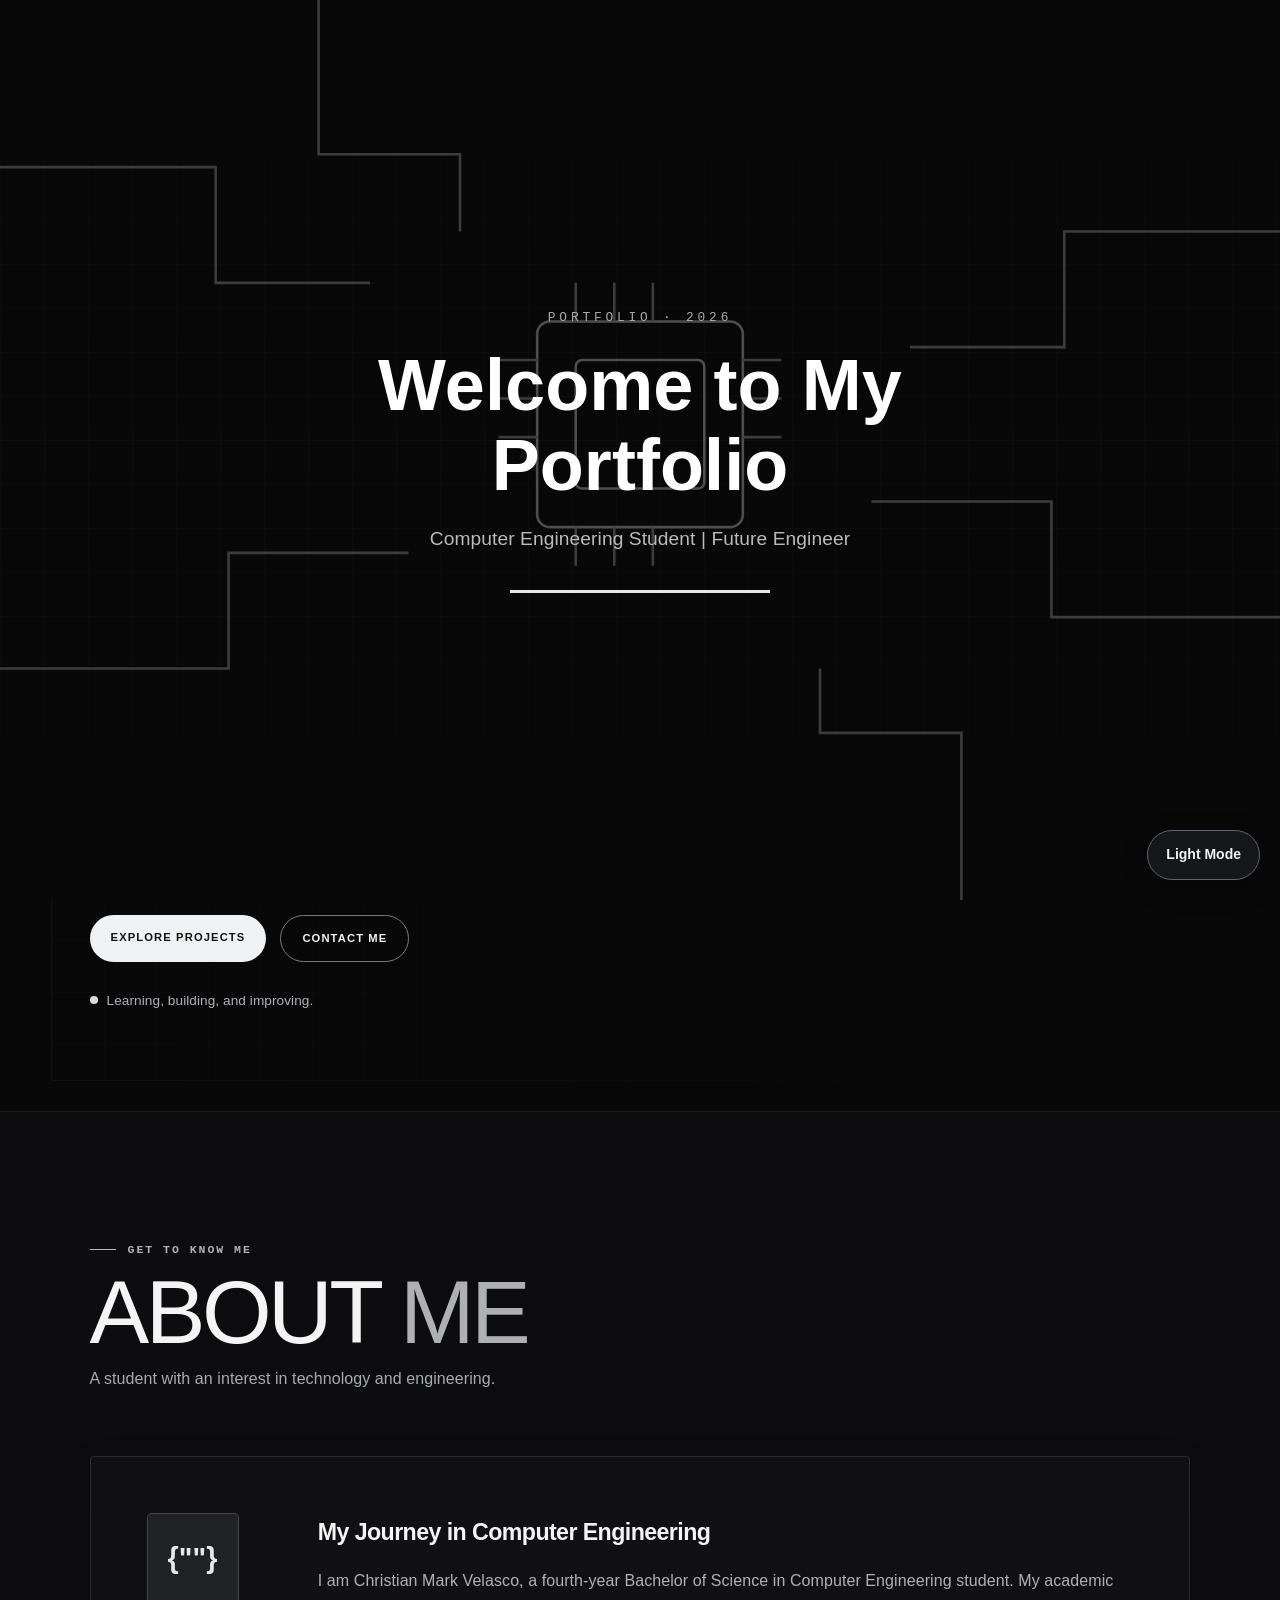
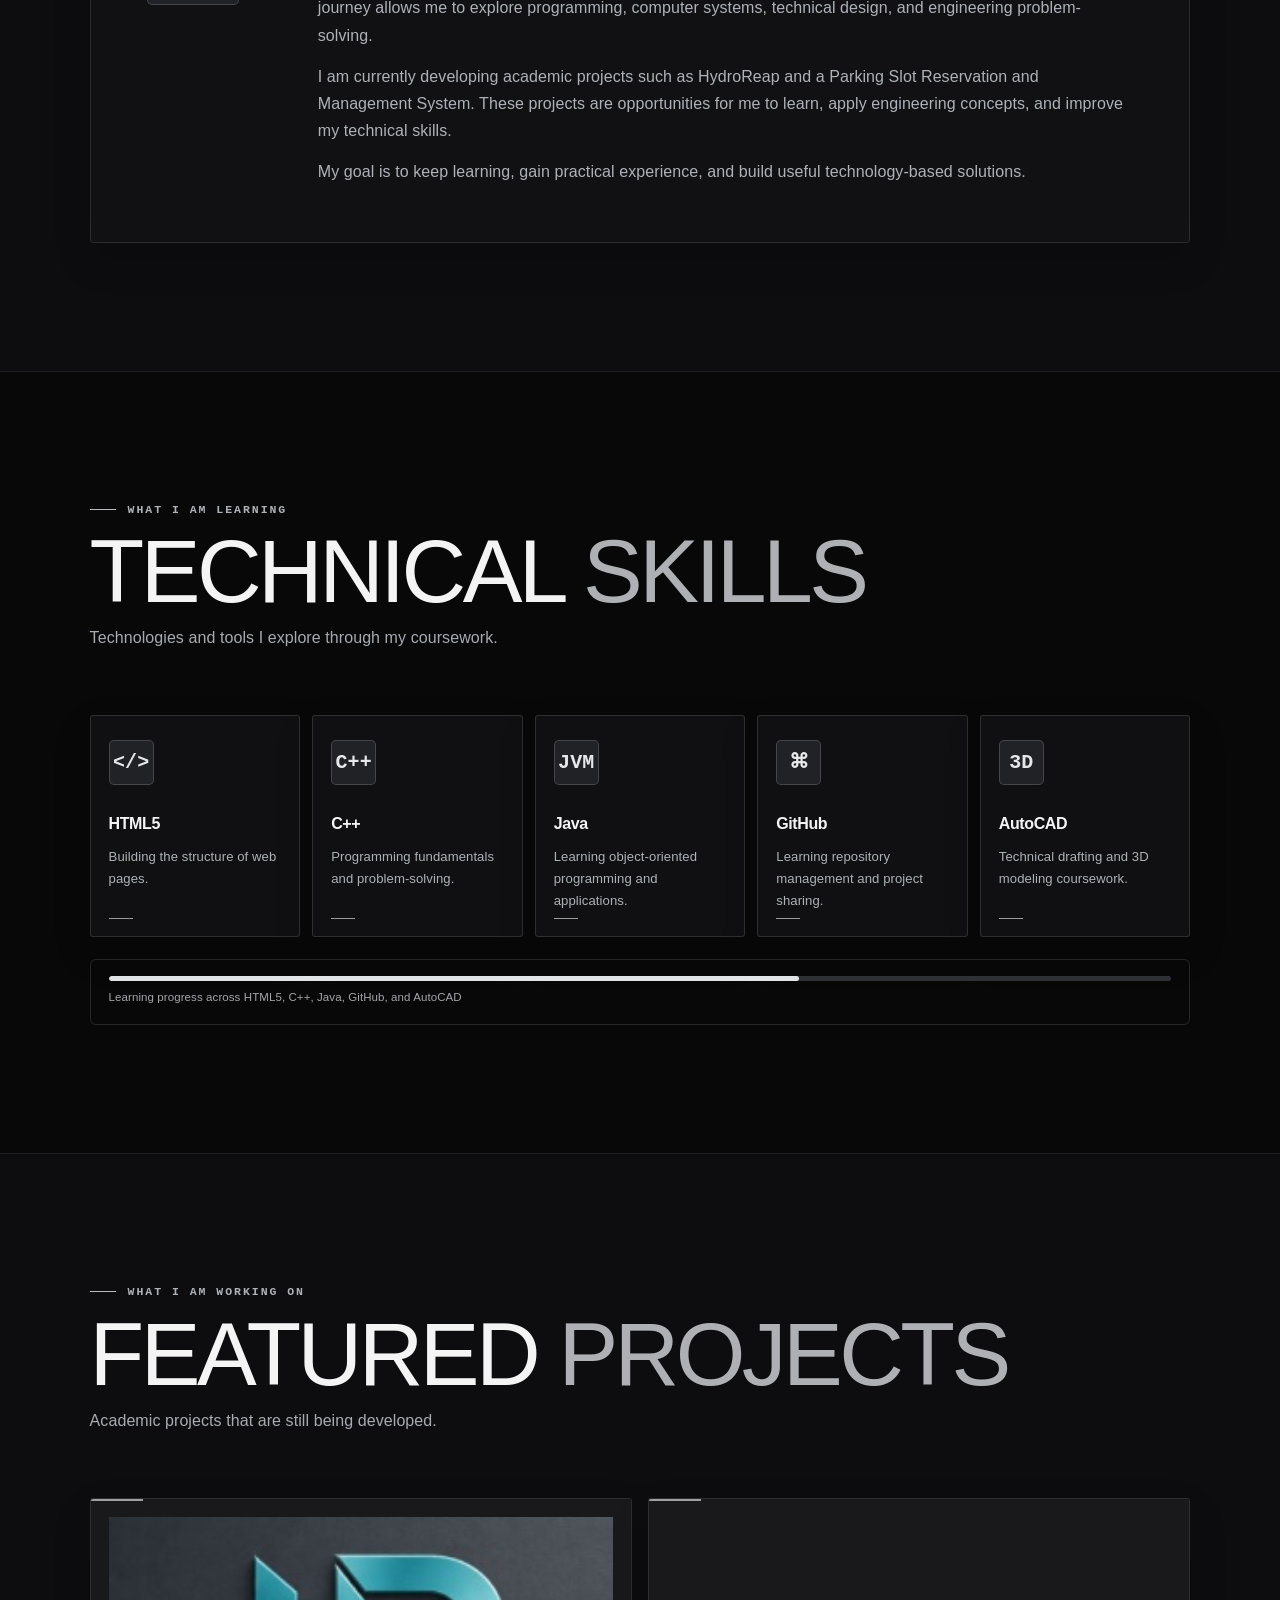
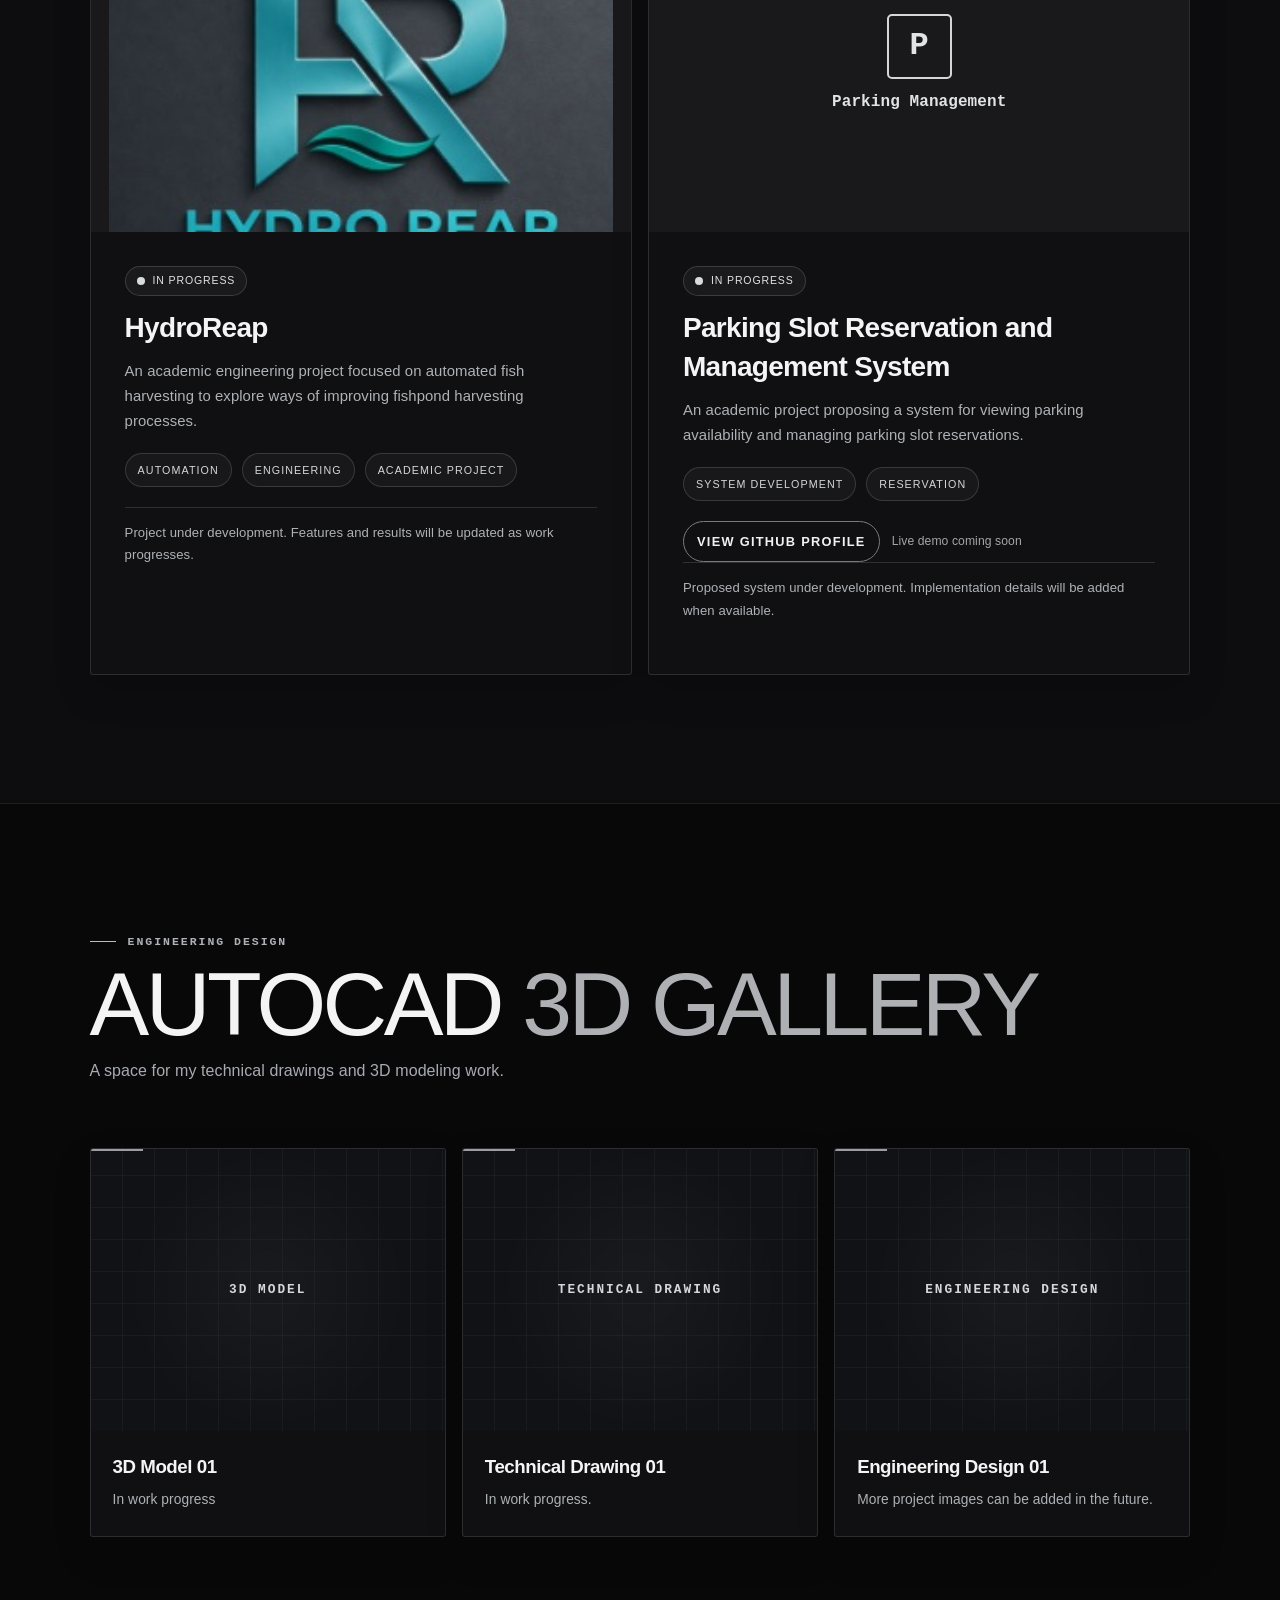
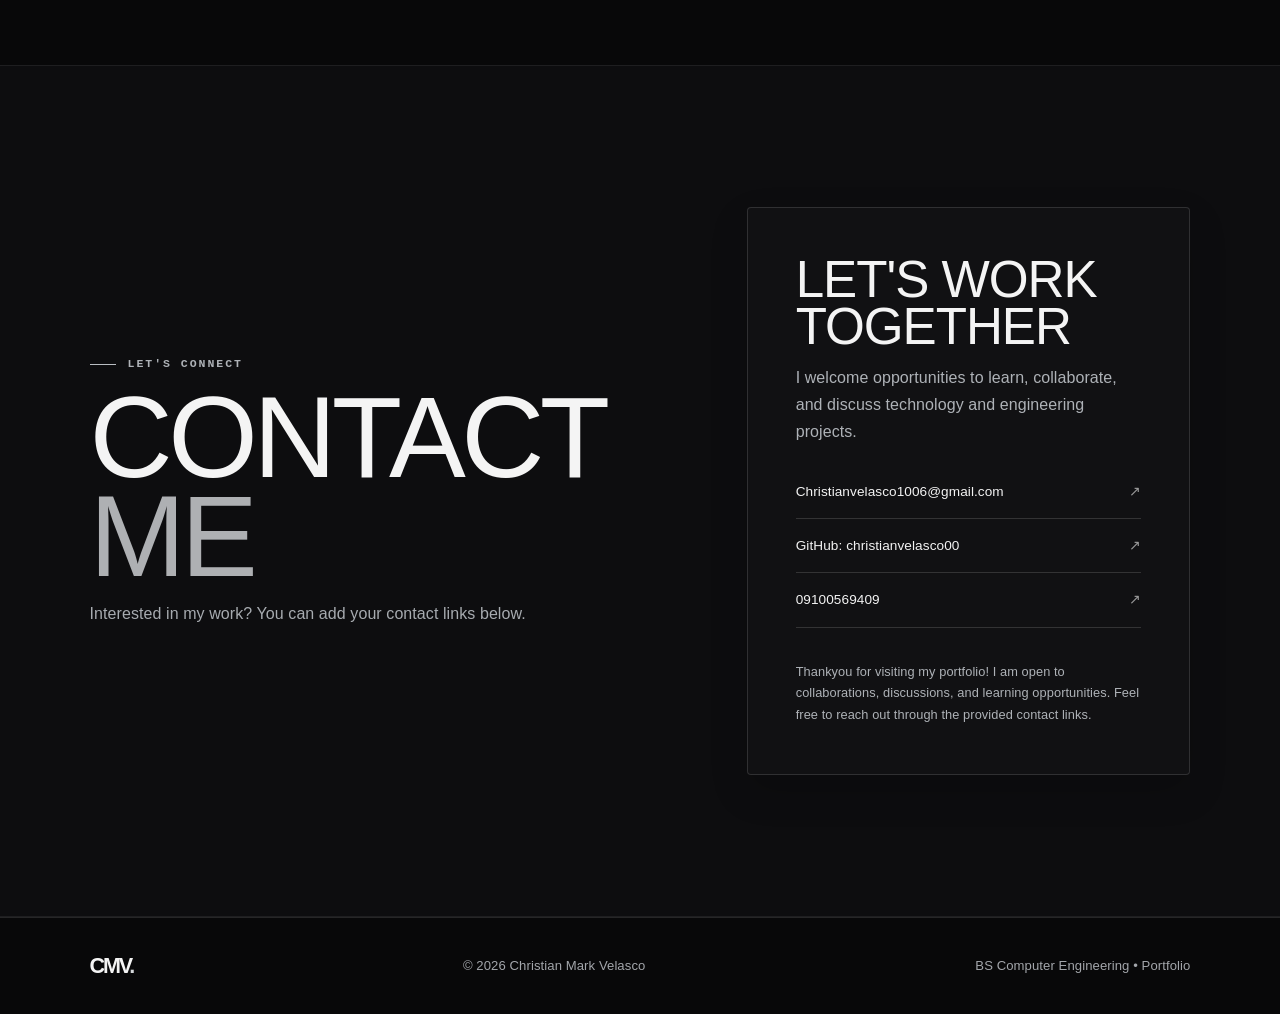
<file: index.html>
<!DOCTYPE html>
<html lang="en">
<head>
    <meta charset="UTF-8">
    <meta name="viewport" content="width=device-width, initial-scale=1.0">

    <meta name="description" content="Christian Mark Velasco - BS Computer Engineering Student Portfolio">
    <title>Christian Mark Velasco | Portfolio</title>

    <link rel="stylesheet" href="style.css">
    <script src="script.js" defer></script>
</head>
<body>
<button
  id="back-to-top"
  class="back-to-top"
  type="button"
  aria-label="Back to top"
  title="Back to top"
>
  ↑
</button>
    <div class="scroll-progress-track" aria-hidden="true">
  <div id="scroll-progress"></div>
</div>
    
<!-- Welcome / Loading Screen -->
<div id="welcome-screen" class="welcome-screen" aria-label="Welcome to my portfolio">
  <div class="welcome-grid"></div>

  <svg class="welcome-circuit" viewBox="0 0 1000 700"
       preserveAspectRatio="xMidYMid slice" aria-hidden="true">
    <path d="M0 130 H170 V220 H290 M1000 180 H830 V270 H710"/>
    <path d="M0 520 H180 V430 H320 M1000 480 H820 V390 H680"/>
    <path d="M250 0 V120 H360 V180 M750 700 V570 H640 V520"/>
    <rect x="420" y="250" width="160" height="160" rx="10"/>
    <rect x="450" y="280" width="100" height="100" rx="5"/>
    <path d="M390 280 H420 M390 310 H420 M390 340 H420
             M580 280 H610 M580 310 H610 M580 340 H610
             M450 220 V250 M480 220 V250 M510 220 V250
             M450 410 V440 M480 410 V440 M510 410 V440"/>
  </svg>

  <div class="welcome-content">
    <p class="welcome-kicker">PORTFOLIO · 2026</p>
    <h1>Welcome to My Portfolio</h1>
    <p class="welcome-subtitle">
      Computer Engineering Student | Future Engineer
    </p>
    <div class="welcome-loader"><span></span></div>
  </div>
</div>


    <header class="header">
        <a href="#home" class="logo">CMV<span>.</span></a>

        <button class="menu-toggle" id="menu-toggle"
                aria-label="Open navigation menu"
                aria-expanded="false">
            ☰
        </button>

        <nav class="navbar" id="navbar">
            <a href="#home" class="nav-link active">Home</a>
            <a href="#about" class="nav-link">About</a>
            <a href="#skills" class="nav-link">Skills</a>
            <a href="#projects" class="nav-link">Projects</a>
            <a href="#autocad" class="nav-link">AutoCAD 3D</a>
            <a href="#contact" class="nav-link">Contact</a>
        </nav>

    </header>

    <main>
        <!-- HOME -->
        <section class="hero section" id="home">
            <div class="hero-content">
                <p class="eyebrow">WELCOME TO MY PORTFOLIO</p>

                <h1>Hi, I'm <span>Christian Mark Velasco</span></h1>

                <h2>
  <span id="typing-text">Computer Engineering Student</span>
  <span class="typing-cursor" aria-hidden="true">|</span>
</h2>

                <p class="hero-description">
                    A fourth-year BS Computer Engineering student interested
                    in programming, engineering design, and technology-based
                    solutions. I am continuously learning and developing
                    projects through my academic journey.
                </p>

                <div class="hero-tags">
                    <span>BSCoE</span>
                    <span>4th Year</span>
                    <span>Future Engineer</span>
                </div>

                <div class="hero-buttons">
                    <a href="#projects" class="btn btn-primary">Explore Projects</a>
                    <a href="#contact" class="btn btn-outline">Contact Me</a>
                </div>

                <p class="availability">
                    <span class="status-dot"></span>
                    Learning, building, and improving.
                </p>
            </div>

            <div class="hero-image-wrapper">
                <div class="image-glow"></div>


                <img
                    src="Picture hydro and me/christian-profile.jfif.jfif"
                    alt="Christian Mark Velasco"
                    class="profile-image"
                >

                <div class="image-caption">
                    <span class="caption-icon">⌘</span>
                    <div>
                        <strong>Christian Mark Velasco</strong>
                        <p>Computer Engineering • BSCoE</p>
                    </div>
                </div>
            </div>
        </section>

        <!-- ABOUT -->
        <section class="section section-alt" id="about">
            <div class="section-heading">
                <p class="eyebrow">GET TO KNOW ME</p>
                <h2>About <span>Me</span></h2>
                <p>A student with an interest in technology and engineering.</p>
            </div>

            <div class="about-card">
                <div class="about-symbol">{"</>"}</div>

                <div>
                    <h3>My Journey in Computer Engineering</h3>

                    <p>
                        I am Christian Mark Velasco, a fourth-year Bachelor
                        of Science in Computer Engineering student. My
                        academic journey allows me to explore programming,
                        computer systems, technical design, and engineering
                        problem-solving.
                    </p>

                    <p>
                        I am currently developing academic projects such as
                        HydroReap and a Parking Slot Reservation and
                        Management System. These projects are opportunities
                        for me to learn, apply engineering concepts, and
                        improve my technical skills.
                    </p>

                    <p>
                        My goal is to keep learning, gain practical experience,
                        and build useful technology-based solutions.
                    </p>
                </div>
            </div>
        </section>

        <!-- SKILLS -->
        <section class="section" id="skills">
            <div class="section-heading">
                <p class="eyebrow">WHAT I AM LEARNING</p>
                <h2>Technical <span>Skills</span></h2>
                <p>Technologies and tools I explore through my coursework.</p>
            </div>

            <div class="skills-grid">
                <article class="skill-card">
                    <div class="skill-icon">&lt;/&gt;</div>
                    <h3>HTML5</h3>
                    <p>Building the structure of web pages.</p>
                </article>

                <article class="skill-card">
                    <div class="skill-icon">C++</div>
                    <h3>C++</h3>
                    <p>Programming fundamentals and problem-solving.</p>
                </article>

                <article class="skill-card">
                    <div class="skill-icon">JVM</div>
                    <h3>Java</h3>
                    <p>Learning object-oriented programming and applications.</p>
                </article>

                <article class="skill-card">
                    <div class="skill-icon">⌘</div>
                    <h3>GitHub</h3>
                    <p>Learning repository management and project sharing.</p>
                </article>

                <article class="skill-card">
                    <div class="skill-icon">3D</div>
                    <h3>AutoCAD</h3>
                    <p>Technical drafting and 3D modeling coursework.</p>
                </article>
            </div>
            <div class="skill-meter">
                <div class="skill-meter-track">
                    <span style="--skill-level: 65%"></span>
                </div>
                <small>Learning progress across HTML5, C++, Java, GitHub, and AutoCAD</small>
            </div>
        </section>

        <!-- PROJECTS -->
        <section class="section section-alt" id="projects">
            <div class="section-heading">
                <p class="eyebrow">WHAT I AM WORKING ON</p>
                <h2>Featured <span>Projects</span></h2>
                <p>Academic projects that are still being developed.</p>
            </div>

            <div class="projects-grid">

                <article class="project-card">
                    <div class="project-image project-image-dark">
                        <img
                            src="Picture hydro and me/hydroreap-logo.jfif.jfif"
                            alt="HydroReap project logo"
                            class="project-logo"
                        >
                    
                    </div>

                    <div class="project-content">
                        <span class="project-status">
                            <span class="status-dot"></span>
                            In Progress
                        </span>

                        <h3>HydroReap</h3>

                        <p>
                            An academic engineering project focused on
                            automated fish harvesting to explore ways of
                            improving fishpond harvesting processes.
                        </p>

                        <div class="project-tags">
                            <span>Automation</span>
                            <span>Engineering</span>
                            <span>Academic Project</span>
                        </div>

                        <p class="project-note">
                            Project under development. Features and results
                            will be updated as work progresses.
                        </p>
                    </div>
                </article>

                <article class="project-card">
                    <div class="project-image parking-placeholder">
                        <div class="placeholder-content">
                            <span class="placeholder-icon">P</span>
                            <span>Parking Management</span>
                        </div>
                    </div>

                    <div class="project-content">
                        <span class="project-status">
                            <span class="status-dot"></span>
                            In Progress
                        </span>

                        <h3>Parking Slot Reservation and Management System</h3>

                        <p>
                            An academic project proposing a system for
                            viewing parking availability and managing
                            parking slot reservations.
                        </p>

                        <div class="project-tags">
                            <span>System Development</span>
                            <span>Reservation</span>
                        </div>

                        <div class="project-actions">
                            <a
                                class="btn btn-outline"
                                href="https://github.com/christianvelasco00"
                                target="_blank"
                                rel="noopener noreferrer"
                            >View GitHub Profile</a>
                            <span class="demo-pending">Live demo coming soon</span>
                        </div>

                        <p class="project-note">
                            Proposed system under development. Implementation
                            details will be added when available.
                        </p>
                    </div>
                </article>

            </div>
        </section>

        <!-- AUTOCAD GALLERY -->
        <section class="section" id="autocad">
            <div class="section-heading">
                <p class="eyebrow">ENGINEERING DESIGN</p>
                <h2>AutoCAD <span>3D Gallery</span></h2>
                <p>A space for my technical drawings and 3D modeling work.</p>
            </div>

            <div class="gallery-grid">
                <article class="gallery-card">
                    <div class="gallery-placeholder">
                        <span>3D MODEL</span>
                    </div>
                    <div class="gallery-info">
                        <h3>3D Model 01</h3>
                        <p>In work progress</p>
                    </div>
                </article>

                <article class="gallery-card">
                    <div class="gallery-placeholder">
                        <span>TECHNICAL DRAWING</span>
                    </div>
                    <div class="gallery-info">
                        <h3>Technical Drawing 01</h3>
                        <p>In work progress.</p>
                    </div>
                </article>

                <article class="gallery-card">
                    <div class="gallery-placeholder">
                        <span>ENGINEERING DESIGN</span>
                    </div>
                    <div class="gallery-info">
                        <h3>Engineering Design 01</h3>
                        <p>More project images can be added in the future.</p>
                    </div>
                </article>
            </div>
        </section>

        <!-- CONTACT -->
        <section class="section section-alt" id="contact">
            <div class="section-heading">
                <p class="eyebrow">LET'S CONNECT</p>
                <h2>Contact <span>Me</span></h2>
                <p>Interested in my work? You can add your contact links below.</p>
            </div>

            <div class="contact-card">
                <div class="contact-symbol">@</div>
                <h3>Let's Work Together</h3>
                <p>
                    I welcome opportunities to learn, collaborate, and
                    discuss technology and engineering projects.
                </p>

                <!-- Replace these placeholders with your actual details. -->
                <a class="contact-link" href="mailto:Christianvelasco1006@gmail.com">
                    Christianvelasco1006@gmail.com
                </a>

                <a
                    class="contact-link"
                    href="https://github.com/christianvelasco00/christianvelasco.github.io"
                    target="_blank"
                    rel="noopener noreferrer"
                >
                    GitHub: christianvelasco00
                </a>

                <a class="contact-link" href="tel:+639100569409">
                    09100569409
                </a>

                <p class="contact-note">
                   Thankyou for visiting my portfolio! I am open to collaborations, discussions, and learning opportunities. Feel free to reach out through the provided contact links. 
                </p>
            </div>
        </section>
    </main>

    <footer class="footer">
        <a href="#home" class="logo">CMV<span>.</span></a>
        <p>© <span id="year">2026</span> Christian Mark Velasco</p>
        <p>BS Computer Engineering • Portfolio</p>
    </footer>

    <button
      id="theme-toggle"
      class="theme-toggle floating-theme-toggle"
      type="button"
      aria-label="Switch to light mode"
      aria-pressed="false"
    >
      Light Mode
    </button>

</body>
</html>
</file>
<file: style.css>
/* =========================
   CHRISTIAN'S PORTFOLIO
   Theme: Charcoal + Turquoise
   ========================= */

:root {
    --bg: #0b1013;
    --bg-alt: #10191d;
    --card: #151f23;
    --text: #eef7f7;
    --muted: #9badaf;
    --accent: #e5e7e9;
    --accent-dark: #c3c6ca;
    --border: rgba(255, 255, 255, 0.18);
    --radius: 18px;
    --max-width: 1120px;
}

* {
    margin: 0;
    padding: 0;
    box-sizing: border-box;
}

html {
    scroll-behavior: smooth;
    scroll-padding-top: 90px;
}

body {
    background: var(--bg);
    color: var(--text);
    font-family: "Segoe UI", Arial, sans-serif;
    line-height: 1.7;
}

a {
    color: inherit;
    text-decoration: none;
}

img {
    max-width: 100%;
}

button {
    font: inherit;
}

::selection {
    background: var(--accent);
    color: #071011;
}

/* HEADER */

.header {
    position: sticky;
    top: 0;
    z-index: 100;
    display: flex;
    justify-content: space-between;
    align-items: center;
    gap: 24px;
    padding: 18px max(6%, calc((100% - var(--max-width)) / 2));
    background: rgba(11, 16, 19, 0.94);
    border-bottom: 1px solid var(--border);
    backdrop-filter: blur(14px);
}

.logo {
    font-size: 1.7rem;
    font-weight: 800;
    letter-spacing: -1px;
}

.logo span,
h1 span,
.section-heading h2 span {
    color: var(--accent);
}

.navbar {
    display: flex;
    align-items: center;
    gap: 25px;
}

.nav-link {
    color: var(--muted);
    font-size: 0.9rem;
    transition: color 0.25s ease;
}

.nav-link:hover,
.nav-link.active {
    color: var(--accent);
}

.menu-toggle {
    display: none;
    color: var(--accent);
    background: transparent;
    border: 1px solid var(--border);
    border-radius: 8px;
    padding: 5px 11px;
    cursor: pointer;
    font-size: 1.4rem;
}

/* GENERAL SECTIONS */

.section {
    padding: 100px 6%;
    max-width: 1440px;
    margin: 0 auto;
}

.section-alt {
    background: var(--bg-alt);
    max-width: none;
}

.section-alt > * {
    max-width: var(--max-width);
    margin-left: auto;
    margin-right: auto;
}

.eyebrow {
    color: var(--accent);
    font-size: 0.76rem;
    font-weight: 800;
    letter-spacing: 3px;
    margin-bottom: 14px;
}

.section-heading {
    text-align: center;
    margin-bottom: 48px;
}

.section-heading h2 {
    font-size: clamp(2rem, 5vw, 3rem);
    line-height: 1.2;
    margin-bottom: 12px;
}

.section-heading > p:last-child {
    color: var(--muted);
}

/* HERO */

.hero {
    min-height: 650px;
    display: grid;
    grid-template-columns: 1.2fr 0.8fr;
    align-items: center;
    gap: 65px;
}

.hero h1 {
    font-size: clamp(2.5rem, 5vw, 4.2rem);
    line-height: 1.12;
    letter-spacing: -2px;
    overflow-wrap: anywhere;
    margin-bottom: 20px;
}

.hero h2 {
    font-size: 1.3rem;
    color: #c4d5d6;
    font-weight: 500;
    margin-bottom: 18px;
}

.hero-description {
    max-width: 620px;
    color: var(--muted);
    margin-bottom: 25px;
}

.hero-tags,
.project-tags {
    display: flex;
    flex-wrap: wrap;
    gap: 10px;
}

.hero-tags span,
.project-tags span {
    font-size: 0.78rem;
    color: var(--accent);
    background: rgba(255, 255, 255, 0.08);
    border: 1px solid var(--border);
    border-radius: 30px;
    padding: 6px 12px;
}

.hero-buttons {
    display: flex;
    flex-wrap: wrap;
    gap: 14px;
    margin-top: 30px;
}

.btn {
    display: inline-block;
    padding: 12px 21px;
    border-radius: 9px;
    font-weight: 700;
    font-size: 0.9rem;
    transition: transform 0.25s ease, background 0.25s ease;
}

.btn:hover {
    transform: translateY(-3px);
}

.btn-primary {
    color: #061213;
    background: var(--accent);
}

.btn-primary:hover {
    background: #d0d2d4;
}

.btn-outline {
    border: 1px solid var(--accent);
    color: var(--accent);
}

.btn-outline:hover {
    background: rgba(255, 255, 255, 0.1);
}

.availability {
    display: flex;
    align-items: center;
    gap: 9px;
    margin-top: 27px;
    font-size: 0.85rem;
    color: var(--muted);
}

.status-dot {
    display: inline-block;
    width: 8px;
    height: 8px;
    flex-shrink: 0;
    border-radius: 50%;
    background: var(--accent);
}

/* PROFILE IMAGE */

.hero-image-wrapper {
    position: relative;
    width: 100%;
    max-width: 360px;
    justify-self: center;
}

.image-glow {
    position: absolute;
    inset: 10% -8%;
    background: rgba(255, 255, 255, 0.13);
    filter: blur(45px);
    border-radius: 50%;
}

.profile-image {
    position: relative;
    display: block;
    width: 100%;
    aspect-ratio: 4 / 5;
    object-fit: cover;
    object-position: center 35%;
    border: 2px solid var(--accent);
    border-radius: 28px;
    box-shadow: 0 15px 55px rgba(0, 0, 0, 0.4);
}

.image-caption {
    position: relative;
    display: flex;
    align-items: center;
    gap: 13px;
    margin: -38px 16px 0;
    padding: 15px;
    background: rgba(21, 31, 35, 0.96);
    border: 1px solid var(--border);
    border-radius: 14px;
    box-shadow: 0 10px 30px rgba(0, 0, 0, 0.25);
}

.caption-icon {
    color: var(--accent);
    font-size: 1.8rem;
}

.image-caption strong {
    font-size: 0.9rem;
}

.image-caption p {
    color: var(--muted);
    font-size: 0.75rem;
}

/* ABOUT */

.about-card {
    display: grid;
    grid-template-columns: 100px 1fr;
    gap: 30px;
    align-items: start;
    padding: 36px;
    background: var(--card);
    border: 1px solid var(--border);
    border-radius: var(--radius);
}

.about-symbol {
    display: grid;
    place-items: center;
    width: 85px;
    height: 85px;
    color: var(--accent);
    font-size: 1.8rem;
    font-weight: 800;
    background: rgba(255, 255, 255, 0.08);
    border-radius: 20px;
}

.about-card h3 {
    font-size: 1.45rem;
    margin-bottom: 15px;
}

.about-card p {
    color: var(--muted);
    margin-bottom: 14px;
}

.about-card p:last-child {
    margin-bottom: 0;
}

/* SKILLS */

.skills-grid {
    display: grid;
    grid-template-columns: repeat(5, minmax(0, 1fr));
    gap: 18px;
}

.skill-card {
    padding: 25px 17px;
    text-align: center;
    background: var(--card);
    border: 1px solid var(--border);
    border-radius: var(--radius);
    transition: transform 0.25s ease, border-color 0.25s ease;
}

.skill-card:hover {
    transform: translateY(-6px);
    border-color: var(--accent);
}

.skill-icon {
    display: grid;
    place-items: center;
    width: 58px;
    height: 58px;
    margin: 0 auto 18px;
    color: var(--accent);
    font-size: 1.25rem;
    font-weight: 800;
    background: rgba(255, 255, 255, 0.08);
    border: 1px solid var(--border);
    border-radius: 15px;
}

.skill-card h3 {
    font-size: 1rem;
    margin-bottom: 8px;
}

.skill-card p {
    color: var(--muted);
    font-size: 0.82rem;
}

/* PROJECTS */

.projects-grid {
    display: grid;
    grid-template-columns: repeat(2, minmax(0, 1fr));
    gap: 25px;
}

.project-card {
    overflow: hidden;
    background: var(--card);
    border: 1px solid var(--border);
    border-radius: var(--radius);
    transition: transform 0.25s ease, border-color 0.25s ease;
}

.project-card:hover {
    transform: translateY(-5px);
    border-color: var(--accent);
}

.project-image {
    height: 230px;
    display: grid;
    place-items: center;
    overflow: hidden;
    background: #172125;
}

.project-image-dark {
    background: #20262b;
}

.project-logo {
    display: block;
    width: 100%;
    height: 100%;
    object-fit: contain;
}

.project-content {
    padding: 25px;
}

.project-status {
    display: inline-flex;
    align-items: center;
    gap: 8px;
    margin-bottom: 12px;
    padding: 5px 11px;
    color: var(--accent);
    background: rgba(255, 255, 255, 0.08);
    border: 1px solid var(--border);
    border-radius: 20px;
    font-size: 0.76rem;
}

.project-content h3 {
    font-size: 1.35rem;
    line-height: 1.4;
    margin-bottom: 12px;
}

.project-content > p {
    color: var(--muted);
    margin-bottom: 18px;
    font-size: 0.93rem;
}

.project-tags {
    margin-bottom: 20px;
}

.project-note {
    padding-top: 14px;
    border-top: 1px solid var(--border);
    font-size: 0.82rem !important;
}

.parking-placeholder {
    background:
        linear-gradient(rgba(12, 25, 29, 0.7), rgba(12, 25, 29, 0.9)),
        repeating-linear-gradient(
            90deg,
            #25373b 0,
            #25373b 2px,
            transparent 2px,
            transparent 65px
        );
}

.placeholder-content {
    display: grid;
    justify-items: center;
    gap: 10px;
    color: var(--accent);
    font-weight: 700;
}

.placeholder-icon {
    display: grid;
    place-items: center;
    width: 65px;
    height: 65px;
    border: 2px solid var(--accent);
    border-radius: 14px;
    font-size: 2rem;
}

/* AUTOCAD GALLERY */

.gallery-grid {
    display: grid;
    grid-template-columns: repeat(3, minmax(0, 1fr));
    gap: 22px;
}

.gallery-card {
    overflow: hidden;
    background: var(--card);
    border: 1px solid var(--border);
    border-radius: var(--radius);
    transition: transform 0.25s ease, border-color 0.25s ease;
}

.gallery-card:hover {
    transform: translateY(-5px);
    border-color: var(--accent);
}

.gallery-placeholder {
    display: grid;
    place-items: center;
    min-height: 220px;
    padding: 20px;
    color: var(--accent);
    text-align: center;
    letter-spacing: 2px;
    font-weight: 800;
    background:
        linear-gradient(rgba(255, 255, 255, 0.04), rgba(255, 255, 255, 0.01)),
        repeating-linear-gradient(
            0deg,
            transparent,
            transparent 39px,
            rgba(255, 255, 255, 0.08) 40px
        ),
        repeating-linear-gradient(
            90deg,
            transparent,
            transparent 39px,
            rgba(255, 255, 255, 0.08) 40px
        );
}

.gallery-info {
    padding: 20px;
}

.gallery-info h3 {
    margin-bottom: 6px;
}

.gallery-info p {
    color: var(--muted);
    font-size: 0.86rem;
}

/* CONTACT */

.contact-card {
    max-width: 650px;
    margin: 0 auto;
    padding: 40px;
    text-align: center;
    background: var(--card);
    border: 1px solid var(--border);
    border-radius: var(--radius);
}

.contact-symbol {
    display: grid;
    place-items: center;
    width: 65px;
    height: 65px;
    margin: 0 auto 20px;
    border: 1px solid var(--border);
    border-radius: 50%;
    color: var(--accent);
    background: rgba(255, 255, 255, 0.08);
    font-size: 1.8rem;
    font-weight: 800;
}

.contact-card h3 {
    font-size: 1.5rem;
    margin-bottom: 10px;
}

.contact-card > p {
    color: var(--muted);
    margin-bottom: 20px;
}

.contact-link {
    display: block;
    width: fit-content;
    max-width: 100%;
    margin: 12px auto;
    overflow-wrap: anywhere;
    color: var(--accent);
    transition: color 0.2s ease;
}

.contact-link:hover {
    color: #ffffff;
    text-decoration: underline;
}

.contact-card .contact-note {
    margin-top: 25px;
    margin-bottom: 0;
    font-size: 0.8rem;
}

/* FOOTER */

.footer {
    display: flex;
    flex-wrap: wrap;
    align-items: center;
    justify-content: space-between;
    gap: 15px;
    padding: 30px 6%;
    background: #080c0e;
    border-top: 1px solid var(--border);
}

.footer p {
    color: var(--muted);
    font-size: 0.82rem;
}

/* RESPONSIVE DESIGN */

@media (max-width: 1000px) {
    .navbar {
        gap: 14px;
    }

    .nav-link {
        font-size: 0.82rem;
    }

    .hero {
        gap: 35px;
    }

    .skills-grid {
        grid-template-columns: repeat(3, minmax(0, 1fr));
    }
}

@media (max-width: 760px) {
    .header {
        padding: 15px 6%;
    }

    .menu-toggle {
        display: block;
    }

    .navbar {
        display: none;
        position: absolute;
        top: 100%;
        left: 0;
        right: 0;
        padding: 15px 6% 22px;
        flex-direction: column;
        align-items: stretch;
        gap: 0;
        background: var(--bg);
        border-bottom: 1px solid var(--border);
    }

    .navbar.open {
        display: flex;
    }

    .nav-link {
        display: block;
        padding: 12px 0;
        font-size: 0.95rem;
    }

    .hero {
        grid-template-columns: 1fr;
        text-align: center;
        gap: 45px;
        padding-top: 75px;
        padding-bottom: 75px;
    }

    .hero-description {
        margin-left: auto;
        margin-right: auto;
    }

    .hero-tags,
    .hero-buttons,
    .availability {
        justify-content: center;
    }

    .hero-image-wrapper {
        width: min(78%, 320px);
    }

    .about-card {
        grid-template-columns: 1fr;
        padding: 25px;
    }

    .about-symbol {
        width: 65px;
        height: 65px;
    }

    .projects-grid,
    .gallery-grid {
        grid-template-columns: 1fr;
    }

    .section {
        padding: 75px 6%;
    }

    .footer {
        flex-direction: column;
        text-align: center;
    }
}

@media (max-width: 480px) {
    .hero h1 {
        font-size: 2.4rem;
    }

    .hero h2 {
        font-size: 1.1rem;
    }

    .skills-grid {
        grid-template-columns: repeat(2, minmax(0, 1fr));
        gap: 12px;
    }

    .skill-card {
        padding: 20px 12px;
    }

    .project-content,
    .contact-card {
        padding: 22px;
    }

    .project-image {
        height: 190px;
    }

    .section-heading {
        margin-bottom: 32px;
    }
}

/* Respect reduced-motion preferences */

@media (prefers-reduced-motion: reduce) {
    *,
    *::before,
    *::after {
        scroll-behavior: auto !important;
        animation-duration: 0.01ms !important;
        transition-duration: 0.01ms !important;
    }
}

/* =========================
   EXTRA ANIMATIONS
========================= */

/* Smooth theme transitions */
body,
.header,
.section,
.skill-card,
.project-card,
.gallery-card,
.about-card,
.contact-card,
.footer {
    transition:
        background-color 0.35s ease,
        color 0.35s ease,
        border-color 0.35s ease;
}

/* Hero entrance */
.hero > div:first-child {
    animation: slideInLeft 0.9s ease both;
}

.hero-image-wrapper {
    animation: slideInRight 1s ease both;
}

@keyframes slideInLeft {
    from {
        opacity: 0;
        transform: translateX(-45px);
    }
    to {
        opacity: 1;
        transform: translateX(0);
    }
}

@keyframes slideInRight {
    from {
        opacity: 0;
        transform: translateX(45px);
    }
    to {
        opacity: 1;
        transform: translateX(0);
    }
}

/* Floating profile picture */
.profile-image {
    animation: floatImage 4s ease-in-out infinite;
}

@keyframes floatImage {
    0%, 100% {
        transform: translateY(0);
    }
    50% {
        transform: translateY(-9px);
    }
}

/* Glowing turquoise image border */
.profile-image {
    transition: box-shadow 0.35s ease;
}

.profile-image:hover {
    box-shadow:
        0 0 20px rgba(255, 255, 255, 0.3),
        0 15px 55px rgba(0, 0, 0, 0.3);
}

/* Animated section headings */
.section-heading {
    animation: fadeInUp 0.8s ease both;
}

@keyframes fadeInUp {
    from {
        opacity: 0;
        transform: translateY(25px);
    }
    to {
        opacity: 1;
        transform: translateY(0);
    }
}

/* Scroll reveal */
.reveal {
    opacity: 0;
    transform: translateY(35px);
    transition:
        opacity 0.7s ease,
        transform 0.7s ease;
}

.reveal.visible {
    opacity: 1;
    transform: translateY(0);
}

/* Interactive cards */
.skill-card,
.project-card,
.gallery-card {
    transition:
        transform 0.3s ease,
        box-shadow 0.3s ease,
        border-color 0.3s ease;
}

.skill-card:hover,
.project-card:hover,
.gallery-card:hover {
    transform: translateY(-8px);
    box-shadow: 0 12px 30px rgba(255, 255, 255, 0.12);
}

/* Buttons */
.btn {
    transition:
        transform 0.25s ease,
        box-shadow 0.25s ease,
        background-color 0.25s ease;
}

.btn:hover {
    transform: translateY(-4px) scale(1.03);
    box-shadow: 0 7px 22px rgba(255, 255, 255, 0.2);
}

.btn:active {
    transform: scale(0.97);
}

/* Animated status indicator */
.status-dot {
    animation: pulseDot 1.8s ease-in-out infinite;
}

@keyframes pulseDot {
    0%, 100% {
        box-shadow: 0 0 0 0 rgba(255, 255, 255, 0.5);
    }
    50% {
        box-shadow: 0 0 0 8px rgba(255, 255, 255, 0);
    }
}

/* Respect accessibility settings */
@media (prefers-reduced-motion: reduce) {
    *,
    *::before,
    *::after {
        animation: none !important;
        scroll-behavior: auto !important;
        transition-duration: 0.01ms !important;
    }

    .reveal {
        opacity: 1;
        transform: none;
    }
}

/* Welcome screen */
.welcome-screen {
  position: fixed;
  inset: 0;
  z-index: 9999;
  display: grid;
  place-items: center;
  overflow: hidden;
  background: #080808;
  color: #fff;
  transition: opacity 0.75s ease, visibility 0.75s ease;
}

.welcome-screen.is-leaving {
  opacity: 0;
  visibility: hidden;
  pointer-events: none;
}

.welcome-grid {
  position: absolute;
  inset: 0;
  background-image:
    linear-gradient(#ffffff0a 1px, transparent 1px),
    linear-gradient(90deg, #ffffff0a 1px, transparent 1px);
  background-size: 38px 38px;
  mask-image: linear-gradient(transparent, black, transparent);
}

.welcome-circuit {
  position: absolute;
  width: 100%;
  height: 100%;
  fill: none;
  stroke: #888;
  stroke-width: 2;
  opacity: 0.5;
  animation: circuit-glow 3s ease-in-out infinite alternate;
}

.welcome-circuit rect {
  stroke: #fff;
}

.welcome-content {
  position: relative;
  z-index: 1;
  width: min(90%, 760px);
  text-align: center;
  animation: welcome-rise 0.9s ease both;
}

.welcome-kicker {
  color: #aaa;
  font-size: 0.8rem;
  letter-spacing: 0.3em;
}

.welcome-content h1 {
  margin: 18px 0;
  font-size: clamp(2rem, 6vw, 4.5rem);
  line-height: 1.1;
}

.welcome-subtitle {
  color: #bbb;
  font-size: clamp(0.9rem, 2.5vw, 1.2rem);
}

.welcome-loader {
  width: min(260px, 75%);
  height: 3px;
  margin: 35px auto 0;
  overflow: hidden;
  background: #333;
}

.welcome-loader span {
  display: block;
  width: 40%;
  height: 100%;
  background: #fff;
  animation: loader-progress 2.4s ease-in-out forwards;
}

@keyframes loader-progress {
  from { width: 0; }
  to { width: 100%; }
}

@keyframes welcome-rise {
  from { opacity: 0; transform: translateY(18px); }
  to { opacity: 1; transform: translateY(0); }
}

@keyframes circuit-glow {
  from { opacity: 0.25; }
  to { opacity: 0.65; }
}

/* Scroll reveal */
.reveal {
  opacity: 0;
  transform: translateY(22px);
  transition: opacity 0.6s ease, transform 0.6s ease;
}

.reveal.visible {
  opacity: 1;
  transform: translateY(0);
}

/* Theme button */
.theme-toggle {
  position: fixed;
  right: 18px;
  bottom: 18px;
  z-index: 100;
  padding: 10px 14px;
  border: 1px solid #777;
  border-radius: 30px;
  background: #171717;
  color: #fff;
  cursor: pointer;
  font: inherit;
}

.theme-toggle:hover {
  background: #333;
}

/* Light mode */
body.light-mode {
  background: #f5f5f5;
  color: #171717;
}

body.light-mode .header,
body.light-mode .project-card,
body.light-mode .about-card,
body.light-mode .skill-card,
body.light-mode .gallery-card,
body.light-mode .contact-card {
  background-color: #fff;
  color: #171717;
}

body.light-mode p,
body.light-mode .section-heading p {
  color: #444;
}

body.light-mode .theme-toggle {
  background: #fff;
  color: #171717;
  border-color: #aaa;
}

@media (prefers-reduced-motion: reduce) {
  *,
  *::before,
  *::after {
    animation-duration: 0.01ms !important;
    animation-iteration-count: 1 !important;
    scroll-behavior: auto !important;
    transition-duration: 0.01ms !important;
  }

  .reveal {
    opacity: 1;
    transform: none;
  }
}

/* ==========================================
   PORTFOLIO UPGRADE: MONOCHROME + NEW FEATURES
========================================== */

/* Black, grey and white theme */
:root {
  --bg: #0a0a0a;
  --bg-alt: #111111;
  --card: #181818;
  --text: #f5f5f5;
  --muted: #b0b0b0;
  --accent: #f2f2f2;
  --accent-dark: #c8c8c8;
  --border: rgba(255, 255, 255, 0.16);
}

::selection {
  background: #eeeeee;
  color: #111111;
}

.nav-link:hover,
.nav-link.active,
.logo span,
h1 span,
.section-heading h2 span,
.eyebrow,
.contact-link,
.skill-icon,
.about-symbol,
.caption-icon {
  color: var(--accent);
}

.btn-primary {
  background: #f2f2f2;
  color: #101010;
}

.btn-primary:hover {
  background: #d0d0d0;
}

.btn-outline {
  border-color: #aaa;
  color: #f2f2f2;
}

.btn-outline:hover {
  background: #292929;
}

.hero-tags span,
.project-tags span,
.project-status,
.skill-icon,
.about-symbol,
.contact-symbol {
  color: #eeeeee;
  background: rgba(255, 255, 255, 0.06);
  border-color: var(--border);
}

.profile-image {
  border-color: #dddddd;
}

.image-glow {
  background: rgba(255, 255, 255, 0.09);
}

.status-dot {
  background: #e8e8e8;
}

.skill-card:hover,
.project-card:hover,
.gallery-card:hover {
  border-color: #dddddd;
  box-shadow: 0 12px 30px rgba(255, 255, 255, 0.06);
}

/* Typing animation cursor */
.typing-cursor {
  display: inline-block;
  margin-left: 3px;
  color: #ffffff;
  animation: cursor-blink 0.8s steps(2, start) infinite;
}

@keyframes cursor-blink {
  to { visibility: hidden; }
}

/* Skill level bars */
.skill-meter {
  margin-top: 18px;
  text-align: left;
}

.skill-meter-track {
  height: 5px;
  overflow: hidden;
  background: #353535;
  border-radius: 10px;
}

.skill-meter-track span {
  display: block;
  width: 0;
  height: 100%;
  background: #eeeeee;
  border-radius: inherit;
  transition: width 1.1s ease;
}

.skill-meter-track span.animate {
  width: var(--skill-level, 50%);
}

.skill-meter small {
  display: block;
  margin-top: 7px;
  color: var(--muted);
  font-size: 0.72rem;
}

/* Project action links */
.project-actions {
  display: flex;
  align-items: center;
  flex-wrap: wrap;
  gap: 12px;
  margin-top: 18px;
}

.project-actions .btn {
  font-size: 0.8rem;
  padding: 9px 13px;
}

.demo-pending {
  color: var(--muted);
  font-size: 0.76rem;
}

/* Top scroll progress indicator */
.scroll-progress-track {
  position: fixed;
  top: 0;
  left: 0;
  z-index: 1001;
  width: 100%;
  height: 3px;
  background: transparent;
  pointer-events: none;
}

#scroll-progress {
  width: 0;
  height: 100%;
  background: #eeeeee;
  transition: width 0.08s linear;
}

/* Back to top button */
.back-to-top {
  position: fixed;
  right: 20px;
  bottom: 82px;
  z-index: 99;
  width: 44px;
  height: 44px;
  display: grid;
  place-items: center;
  border: 1px solid #666;
  border-radius: 50%;
  background: #181818;
  color: #ffffff;
  font-size: 1.3rem;
  cursor: pointer;
  opacity: 0;
  visibility: hidden;
  transform: translateY(10px);
  transition: opacity 0.25s ease, transform 0.25s ease,
    visibility 0.25s ease;
}

.back-to-top.show {
  opacity: 1;
  visibility: visible;
  transform: translateY(0);
}

.back-to-top:hover {
  background: #333333;
}

/* Clickable AutoCAD gallery */
.gallery-card[role="button"] {
  cursor: zoom-in;
}

.gallery-card:focus-visible,
.back-to-top:focus-visible,
.theme-toggle:focus-visible,
.lightbox-close:focus-visible {
  outline: 2px solid #ffffff;
  outline-offset: 4px;
}

/* Gallery lightbox */
.gallery-lightbox[hidden] {
  display: none;
}

.gallery-lightbox {
  position: fixed;
  inset: 0;
  z-index: 2000;
  display: grid;
  place-items: center;
  padding: 24px;
  background: rgba(0, 0, 0, 0.88);
  overflow-y: auto;
}

.lightbox-panel {
  position: relative;
  width: min(850px, 100%);
  max-height: 90vh;
  overflow-y: auto;
  padding: 24px;
  background: #151515;
  color: #f5f5f5;
  border: 1px solid #444444;
  border-radius: 16px;
}

.lightbox-close {
  position: sticky;
  top: 0;
  float: right;
  z-index: 1;
  width: 40px;
  height: 40px;
  border: 1px solid #666;
  border-radius: 50%;
  background: #222;
  color: #fff;
  font-size: 1.6rem;
  cursor: pointer;
}

.lightbox-content {
  clear: both;
  text-align: center;
  padding-top: 10px;
}

.lightbox-content img {
  display: block;
  max-width: 100%;
  max-height: 65vh;
  margin: 0 auto 20px;
  object-fit: contain;
  border-radius: 8px;
}

.lightbox-content h2 {
  margin-bottom: 8px;
  font-size: 1.4rem;
}

.lightbox-content p {
  color: #bdbdbd;
}

.lightbox-placeholder {
  min-height: 220px;
  margin-bottom: 20px;
}

body.lightbox-open {
  overflow: hidden;
}

/* Light theme refinements */
body.light-mode {
  --bg: #f5f5f5;
  --bg-alt: #eaeaea;
  --card: #ffffff;
  --text: #171717;
  --muted: #555555;
  --accent: #202020;
  --accent-dark: #444444;
  --border: rgba(0, 0, 0, 0.15);
  background: var(--bg);
  color: var(--text);
}

body.light-mode .header {
  background: rgba(255, 255, 255, 0.95);
}

body.light-mode .navbar {
  background-color: #ffffff;
}

body.light-mode .hero h2 {
  color: #333333;
}

body.light-mode .about-card,
body.light-mode .skill-card,
body.light-mode .project-card,
body.light-mode .gallery-card,
body.light-mode .contact-card,
body.light-mode .image-caption {
  background: #ffffff;
  color: #171717;
}

body.light-mode .project-image-dark,
body.light-mode .parking-placeholder {
  background-color: #dddddd;
}

body.light-mode .theme-toggle,
body.light-mode .back-to-top {
  background: #ffffff;
  color: #171717;
  border-color: #999999;
}

body.light-mode .btn-outline {
  color: #171717;
  border-color: #777777;
}

body.light-mode .btn-primary {
  color: #ffffff;
  background: #171717;
}

body.light-mode .btn-primary:hover {
  background: #333333;
}

body.light-mode .gallery-lightbox {
  background: rgba(0, 0, 0, 0.75);
}

body.light-mode .lightbox-panel {
  background: #ffffff;
  color: #171717;
  border-color: #cccccc;
}

body.light-mode .lightbox-content p {
  color: #555555;
}

/* Mobile adjustments */
@media (max-width: 760px) {
  .header {
    flex-wrap: wrap;
  }

  .theme-toggle {
    position: static;
    padding: 7px 10px;
    font-size: 0.78rem;
    margin-left: auto;
  }

  .back-to-top {
    right: 15px;
    bottom: 75px;
  }

  .project-actions {
    align-items: flex-start;
    flex-direction: column;
  }

  .lightbox-panel {
    padding: 16px;
  }
}

/* Accessibility: reduce animation */
@media (prefers-reduced-motion: reduce) {
  *,
  *::before,
  *::after {
    animation: none !important;
    scroll-behavior: auto !important;
    transition-duration: 0.01ms !important;
  }

  .reveal {
    opacity: 1 !important;
    transform: none !important;
  }

  .skill-meter-track span {
    width: var(--skill-level, 50%);
  }
}

/* Floating Dark / Light Mode Button */
.floating-theme-toggle {
  position: fixed !important;
  right: 20px;
  bottom: 20px;
  top: auto !important;
  left: auto !important;
  z-index: 9999;

  display: inline-flex;
  align-items: center;
  justify-content: center;
  gap: 8px;

  padding: 12px 18px;
  border: 1px solid #777;
  border-radius: 999px;

  background: #222;
  color: #fff;

  font-size: 14px;
  font-weight: 600;
  cursor: pointer;

  box-shadow: 0 4px 15px rgba(0, 0, 0, 0.25);
  transition: background 0.25s ease, color 0.25s ease,
              transform 0.25s ease;
}

.floating-theme-toggle:hover {
  background: #444;
  transform: translateY(-3px);
}

body.light-mode .floating-theme-toggle {
  background: #fff;
  color: #222;
  border-color: #bbb;
  box-shadow: 0 4px 15px rgba(0, 0, 0, 0.15);
}

body.light-mode .floating-theme-toggle:hover {
  background: #eee;
}

@media (max-width: 600px) {
  .floating-theme-toggle {
    right: 14px;
    bottom: 14px;
    padding: 10px 14px;
    font-size: 12px;
  }
}

/* Computer engineering visual system: graphite, blueprint lines and instrument labels */
:root {
  --bg: #090a0c;
  --bg-alt: #101114;
  --card: #15171a;
  --text: #f1f2f3;
  --muted: #a3a6ab;
  --accent: #e5e7e9;
  --accent-dark: #c3c6ca;
  --border: rgba(220, 224, 230, 0.16);
  --radius: 12px;
  color-scheme: dark;
}

html { background: var(--bg); }
body {
  background:
    radial-gradient(ellipse at 50% -20%, rgba(255,255,255,.07), transparent 48%),
    var(--bg);
  color: var(--text);
  letter-spacing: .005em;
}

::selection { background: #e8e9eb; color: #111; }

.header {
  background: rgba(9, 10, 12, .88);
  border-bottom-color: rgba(255,255,255,.12);
}
.logo { letter-spacing: -.08em; }
.logo span, h1 span, .section-heading h2 span { color: #d4d7da; }
.navbar { gap: clamp(12px, 2vw, 27px); }
.nav-link {
  position: relative;
  color: #a7abb0;
  font-size: .78rem;
  letter-spacing: .09em;
  text-transform: uppercase;
}
.nav-link::after {
  position: absolute;
  right: 0;
  bottom: -8px;
  left: 0;
  height: 1px;
  background: #f1f2f3;
  content: "";
  transform: scaleX(0);
  transform-origin: left;
  transition: transform .25s ease;
}
.nav-link:hover::after, .nav-link.active::after { transform: scaleX(1); }
.nav-link:hover, .nav-link.active { color: #fff; }
.menu-toggle { color: #eee; border-color: #565a60; }

.section { position: relative; }
.section-alt {
  background:
    linear-gradient(rgba(255,255,255,.018) 1px, transparent 1px),
    linear-gradient(90deg, rgba(255,255,255,.018) 1px, transparent 1px),
    #101114;
  background-size: 36px 36px;
  border-block: 1px solid rgba(255,255,255,.06);
}
.eyebrow {
  display: flex;
  align-items: center;
  gap: 12px;
  color: #aeb2b7;
  font-family: Consolas, "Courier New", monospace;
  font-size: .72rem;
  letter-spacing: .17em;
}
.eyebrow::before {
  width: 26px;
  height: 1px;
  background: #b9bdc2;
  content: "";
}
.section-heading { margin-inline: auto; max-width: 760px; }
.section-heading h2 {
  letter-spacing: -.055em;
  font-weight: 650;
}
.section-heading > p:last-child { color: #a7abb0; }

.hero {
  min-height: min(820px, calc(100vh - 76px));
  grid-template-columns: minmax(0, 1.1fr) minmax(260px, .72fr);
  gap: clamp(45px, 8vw, 110px);
  isolation: isolate;
}
.hero::before {
  position: absolute;
  z-index: -1;
  inset: 24px 6%;
  border: 1px solid rgba(255,255,255,.07);
  background:
    linear-gradient(90deg, rgba(255,255,255,.025) 1px, transparent 1px),
    linear-gradient(rgba(255,255,255,.025) 1px, transparent 1px);
  background-size: 34px 34px;
  content: "";
  mask-image: linear-gradient(90deg, #000, transparent 78%);
  pointer-events: none;
}
.hero h1 { max-width: 760px; font-weight: 650; letter-spacing: -.06em; }
.hero h1 span { display: block; }
.hero h2 {
  color: #c5c8cc;
  font-family: Consolas, "Courier New", monospace;
  font-size: clamp(1rem, 2vw, 1.25rem);
}
.hero-description { color: #b0b3b8; }
.hero-tags span, .project-tags span {
  color: #d4d7da;
  background: rgba(255,255,255,.035);
  border: 1px solid rgba(255,255,255,.14);
  border-radius: 4px;
  font-family: Consolas, "Courier New", monospace;
  letter-spacing: .04em;
}
.btn {
  border-radius: 4px;
  letter-spacing: .04em;
  text-transform: uppercase;
  font-size: .76rem;
}
.btn-primary { color: #101114; background: #f0f1f2; }
.btn-primary:hover { background: #cfd2d5; }
.btn-outline { color: #f0f1f2; border-color: #777b81; }
.btn-outline:hover { background: rgba(255,255,255,.08); }
.availability { color: #aeb2b7; }
.status-dot { background: #d9dcdf; }
@keyframes pulseDot {
  0%, 100% { box-shadow: 0 0 0 0 rgba(220,224,230,.34); }
  50% { box-shadow: 0 0 0 8px rgba(220,224,230,0); }
}

.hero-image-wrapper { max-width: 330px; }
.image-glow { background: rgba(255,255,255,.1); filter: blur(65px); }
.profile-image {
  border: 1px solid rgba(255,255,255,.5);
  border-radius: 6px;
  filter: saturate(.72) contrast(1.04);
}
.profile-image:hover {
  box-shadow: 0 0 22px rgba(255,255,255,.12), 0 15px 55px rgba(0,0,0,.3);
}
.image-caption {
  background: rgba(18,19,22,.96);
  border-color: rgba(255,255,255,.2);
  border-radius: 5px;
}
.caption-icon { color: #e1e3e5; }

.about-card, .skill-card, .project-card, .gallery-card, .contact-card {
  background: linear-gradient(145deg, rgba(255,255,255,.035), transparent 45%), #15171a;
  border: 1px solid rgba(255,255,255,.13);
  border-radius: 8px;
  box-shadow: 0 16px 38px rgba(0,0,0,.16);
}
.about-symbol, .skill-icon, .contact-symbol {
  color: #e6e7e9;
  background: #202226;
  border: 1px solid rgba(255,255,255,.16);
  border-radius: 5px;
}
.about-card h3, .skill-card h3, .project-content h3, .gallery-info h3, .contact-card h3 {
  letter-spacing: -.025em;
}
.about-card p, .skill-card p, .project-content > p, .gallery-info p, .contact-card > p {
  color: #aeb2b7;
}
.skills-grid { gap: 14px; }
.skill-card { position: relative; overflow: hidden; }
.skill-card::before, .project-card::before, .gallery-card::before {
  position: absolute;
  top: 0;
  left: 0;
  width: 30px;
  height: 1px;
  background: #d7d9dc;
  content: "";
  opacity: .7;
}
.skill-card:hover, .project-card:hover, .gallery-card:hover {
  border-color: rgba(255,255,255,.42);
  box-shadow: 0 18px 40px rgba(0,0,0,.32);
}
.skill-icon { font-family: Consolas, "Courier New", monospace; }
.skill-meter {
  width: min(100%, 1120px);
  margin: 22px auto 0;
  padding: 16px 18px;
  border: 1px solid rgba(255,255,255,.12);
  border-radius: 6px;
  background: rgba(255,255,255,.025);
}
.skill-meter-track { background: #303237; }
.skill-meter-track span { background: #e3e5e7; }

.project-image { background: #1d1f23; }
.project-image-dark { background: #202226; }
.parking-placeholder {
  background:
    radial-gradient(circle at center, transparent 0 20%, rgba(255,255,255,.05) 20.2% 20.7%, transparent 21%),
    linear-gradient(rgba(10,11,13,.64), rgba(10,11,13,.86)),
    repeating-linear-gradient(90deg,#303238 0,#303238 1px,transparent 1px,transparent 54px);
}
.placeholder-content { color: #e1e3e5; font-family: Consolas, "Courier New", monospace; }
.placeholder-icon { border-color: #d4d7da; border-radius: 5px; }
.project-status {
  color: #e1e3e5;
  background: rgba(255,255,255,.045);
  border-color: rgba(255,255,255,.15);
}
.project-note { border-color: rgba(255,255,255,.13); }
.gallery-placeholder {
  color: #d5d7da;
  background:
    radial-gradient(circle at center, rgba(255,255,255,.035), transparent 62%),
    repeating-linear-gradient(0deg, transparent, transparent 31px, rgba(255,255,255,.075) 32px),
    repeating-linear-gradient(90deg, transparent, transparent 31px, rgba(255,255,255,.075) 32px),
    #111216;
  font-family: Consolas, "Courier New", monospace;
}
.contact-link { color: #e5e7e9; }
.contact-link:hover { color: #fff; }
.footer {
  background: #08090a;
  border-top-color: rgba(255,255,255,.12);
}
.footer p { color: #a3a6ab; }

.welcome-grid {
  background-size: 44px 44px;
  opacity: .55;
}
.welcome-circuit { stroke: #aaaeb3; opacity: .32; }
.welcome-circuit rect { stroke: #e0e2e4; }
.welcome-kicker { font-family: Consolas, "Courier New", monospace; }
.welcome-loader { background: #292b2f; }
.welcome-loader span { background: #e6e8ea; }
.welcome-loader span { animation-duration: 2.2s; }

.back-to-top, .floating-theme-toggle {
  border-color: #62666c;
  background: rgba(24,25,28,.94);
  color: #f1f2f3;
  box-shadow: 0 8px 26px rgba(0,0,0,.3);
}
.back-to-top:hover, .floating-theme-toggle:hover { background: #303237; }
#scroll-progress { background: #e5e7e9; }

/* Consistent light counterpart for the existing theme switch */
body.light-mode {
  color-scheme: light;
  --bg: #f2f3f4;
  --bg-alt: #e8e9eb;
  --card: #fff;
  --text: #17181a;
  --muted: #55585d;
  --accent: #17181a;
  --accent-dark: #44474b;
  --border: rgba(0,0,0,.15);
  background: #f2f3f4;
  color: #17181a;
}
body.light-mode .header { background: rgba(248,249,250,.92); }
body.light-mode .section-alt {
  background:
    linear-gradient(rgba(0,0,0,.035) 1px, transparent 1px),
    linear-gradient(90deg, rgba(0,0,0,.035) 1px, transparent 1px),
    #e8e9eb;
  background-size: 36px 36px;
}
body.light-mode .hero h2,
body.light-mode .hero-description,
body.light-mode .section-heading > p:last-child,
body.light-mode .about-card p,
body.light-mode .skill-card p,
body.light-mode .project-content > p,
body.light-mode .gallery-info p,
body.light-mode .contact-card > p { color: #505358; }
body.light-mode .hero-tags span, body.light-mode .project-tags span {
  color: #222;
  background: rgba(0,0,0,.035);
  border-color: rgba(0,0,0,.15);
}
body.light-mode .about-card,
body.light-mode .skill-card,
body.light-mode .project-card,
body.light-mode .gallery-card,
body.light-mode .contact-card,
body.light-mode .image-caption {
  background: #fff;
  color: #17181a;
  border-color: rgba(0,0,0,.14);
}
body.light-mode .about-symbol,
body.light-mode .skill-icon,
body.light-mode .contact-symbol { color: #222; background: #f0f1f2; }
body.light-mode .project-image, body.light-mode .project-image-dark { background: #e5e6e8; }
body.light-mode .parking-placeholder {
  background:
    radial-gradient(circle at center, transparent 0 20%, rgba(0,0,0,.09) 20.2% 20.7%, transparent 21%),
    repeating-linear-gradient(90deg,#d2d4d7 0,#d2d4d7 1px,transparent 1px,transparent 54px),
    #e5e6e8;
}
body.light-mode .placeholder-content, body.light-mode .project-status { color: #222; }
body.light-mode .project-status { background: #f1f2f3; border-color: rgba(0,0,0,.15); }
body.light-mode .gallery-placeholder { background-color: #f5f5f5; color: #333; }
body.light-mode .contact-link { color: #222; }
body.light-mode .footer { background: #e7e8ea; }
body.light-mode .footer p { color: #55585d; }
body.light-mode .btn-primary { color: #fff; background: #17181a; }
body.light-mode .btn-primary:hover { background: #34363a; }
body.light-mode .btn-outline { color: #17181a; border-color: #686b70; }
body.light-mode .btn-outline:hover { background: rgba(0,0,0,.06); }
body.light-mode .floating-theme-toggle, body.light-mode .back-to-top {
  background: rgba(255,255,255,.95); color: #17181a; border-color: #a5a7aa;
}

@media (max-width: 760px) {
  .hero { min-height: auto; }
  .hero::before { inset: 16px 3%; }
  .navbar { background: var(--bg); }
  body.light-mode .navbar { background: #f7f7f8; }
  .eyebrow { justify-content: center; }
  .hero-content > .eyebrow { justify-content: center; }
}

@media (prefers-reduced-motion: reduce) {
  .profile-image { animation: none !important; }
  .nav-link::after { transition: none !important; }
}

/* Editorial portfolio treatment inspired by the linked reference */
:root {
  --bg: #080809;
  --bg-alt: #0d0d0f;
  --card: #111113;
  --text: #f4f4f4;
  --muted: #a5a5a8;
  --accent: #f4f4f4;
  --border: rgba(255,255,255,.12);
  --radius: 5px;
}
body {
  background: #080809;
  font-family: Inter, "Helvetica Neue", Arial, sans-serif;
}
.header {
  top: 14px;
  width: min(94%, 1320px);
  margin: 14px auto 0;
  padding: 12px 20px;
  border: 1px solid rgba(255,255,255,.13);
  border-radius: 999px;
  background: rgba(17,17,19,.92);
  box-shadow: 0 10px 34px rgba(0,0,0,.24);
}
.logo { font-size: 1.35rem; letter-spacing: -.1em; }
.navbar { gap: clamp(10px, 2vw, 26px); }
.nav-link {
  font-family: Inter, "Helvetica Neue", Arial, sans-serif;
  font-size: .69rem;
  letter-spacing: .12em;
}
.nav-link::after { bottom: -5px; }

.section { width: min(100%, 1600px); padding: clamp(76px, 10vw, 140px) 7%; }
.section-alt {
  width: 100%;
  max-width: none;
  background: #0d0d0f;
  border-block: 1px solid rgba(255,255,255,.07);
}
.section-alt > * { max-width: 1320px; }
.section-heading {
  max-width: 1320px;
  text-align: left;
  margin-bottom: clamp(30px, 5vw, 64px);
}
.section-heading .eyebrow { justify-content: flex-start; }
.section-heading h2 {
  font-family: Impact, "Arial Narrow", "Franklin Gothic Medium", sans-serif;
  font-size: clamp(2.8rem, 7vw, 6rem);
  font-weight: 500;
  line-height: .86;
  letter-spacing: -.04em;
  text-transform: uppercase;
}
.section-heading h2 span { color: #aeb0b3; }
.section-heading > p:last-child { max-width: 500px; margin-top: 14px; }

.hero {
  min-height: min(900px, calc(100vh - 90px));
  grid-template-columns: minmax(0, 1.3fr) minmax(250px, .7fr);
  gap: clamp(35px, 7vw, 100px);
  padding-top: clamp(100px, 14vh, 160px);
  padding-bottom: clamp(85px, 11vh, 130px);
}
.hero::before {
  inset: 30px 4%;
  border-color: rgba(255,255,255,.045);
  background:
    linear-gradient(90deg, rgba(255,255,255,.016) 1px, transparent 1px),
    linear-gradient(rgba(255,255,255,.016) 1px, transparent 1px);
  background-size: 52px 52px;
  mask-image: linear-gradient(90deg, #000, transparent 88%);
}
.hero-content > .eyebrow { margin-bottom: clamp(22px, 4vh, 40px); }
.hero h1 {
  max-width: 900px;
  margin-bottom: 28px;
  font-family: Impact, "Arial Narrow", "Franklin Gothic Medium", sans-serif;
  font-size: clamp(4.25rem, 10.4vw, 9.8rem);
  font-weight: 500;
  line-height: .77;
  letter-spacing: -.045em;
  text-transform: uppercase;
}
.hero h1 span { color: #bcbec1; }
.hero h2 {
  margin-bottom: 20px;
  font-size: clamp(.85rem, 1.5vw, 1.08rem);
  letter-spacing: .1em;
  text-transform: uppercase;
}
.hero-description { max-width: 540px; font-size: .98rem; }
.hero-tags { margin-top: 18px; }
.hero-tags span, .project-tags span {
  padding: 7px 12px;
  border-radius: 999px;
  font-family: Inter, "Helvetica Neue", Arial, sans-serif;
  font-size: .67rem;
  letter-spacing: .1em;
  text-transform: uppercase;
}
.btn {
  padding: 13px 21px;
  border-radius: 999px;
  font-size: .7rem;
  letter-spacing: .1em;
}
.hero-image-wrapper { max-width: 390px; }
.profile-image {
  border: 1px solid rgba(255,255,255,.38);
  border-radius: 3px;
  filter: grayscale(.35) contrast(1.06);
}
.image-caption { margin-inline: 10px; background: #131315; }

.about-card {
  grid-template-columns: minmax(70px, 120px) minmax(0, 1fr);
  gap: clamp(22px, 4vw, 58px);
  padding: clamp(24px, 5vw, 56px);
  background: #111113;
  border-color: rgba(255,255,255,.11);
  border-radius: 4px;
}
.about-symbol { width: clamp(62px, 8vw, 92px); height: clamp(62px, 8vw, 92px); }
.skills-grid { grid-template-columns: repeat(5, minmax(0, 1fr)); gap: 12px; }
.skill-card {
  min-height: 190px;
  padding: 24px 18px;
  text-align: left;
  background: #101012;
  border-radius: 3px;
}
.skill-card::before { left: 18px; top: auto; bottom: 17px; width: 24px; }
.skill-icon { width: 45px; height: 45px; margin: 0 0 25px; }
.skill-meter { max-width: 1320px; background: transparent; }
.projects-grid { gap: 16px; }
.project-card, .gallery-card {
  position: relative;
  background: #101012;
  border-color: rgba(255,255,255,.12);
  border-radius: 3px;
}
.project-card::before, .gallery-card::before { width: 52px; height: 2px; }
.project-image { height: clamp(210px, 26vw, 340px); background: #19191c; }
.project-logo { padding: 18px; transition: transform .55s cubic-bezier(.2,.7,.2,1), filter .4s ease; }
.project-card:hover .project-logo { transform: scale(1.035); filter: grayscale(.18); }
.project-content { padding: clamp(20px, 3vw, 34px); }
.project-content h3 { font-size: clamp(1.25rem, 2.2vw, 1.75rem); }
.project-status { border-radius: 999px; font-size: .66rem; letter-spacing: .08em; text-transform: uppercase; }
.project-tags span { border-radius: 999px; }
.gallery-grid { grid-template-columns: repeat(3, minmax(0, 1fr)); gap: 16px; }
.gallery-placeholder { min-height: clamp(190px, 22vw, 290px); font-size: .8rem; }
.gallery-info { padding: 20px 22px 24px; }

#contact.section-alt {
  display: grid;
  grid-template-columns: minmax(0, 1fr) minmax(320px, .8fr);
  gap: clamp(32px, 8vw, 120px);
  align-items: center;
  padding-block: clamp(80px, 11vw, 150px);
}
#contact.section-alt > * { width: 100%; max-width: none; margin: 0; }
#contact .section-heading { margin: 0; }
#contact .section-heading h2 { max-width: 8ch; font-size: clamp(4rem, 9vw, 8.5rem); }
#contact .contact-card {
  max-width: none;
  padding: clamp(24px, 4vw, 48px);
  text-align: left;
  background: #111113;
  border-radius: 4px;
}
#contact .contact-symbol { display: none; }
#contact .contact-card h3 {
  margin-bottom: 14px;
  font-family: Impact, "Arial Narrow", "Franklin Gothic Medium", sans-serif;
  font-size: clamp(2rem, 4vw, 3.7rem);
  font-weight: 500;
  line-height: .92;
  letter-spacing: -.02em;
  text-transform: uppercase;
}
#contact .contact-card > p { max-width: 460px; }
#contact .contact-link {
  display: flex;
  align-items: center;
  justify-content: space-between;
  width: 100%;
  margin: 0;
  padding: 15px 0;
  border-bottom: 1px solid rgba(255,255,255,.14);
  color: #f3f3f3;
  font-size: .85rem;
}
#contact .contact-link::after { content: "↗"; color: #999; transition: transform .2s ease; }
#contact .contact-link:hover::after { transform: translate(3px,-3px); }
#contact .contact-note { padding-top: 8px; }
.footer {
  max-width: 1600px;
  margin: 0 auto;
  padding: 30px 7%;
  background: #080809;
}

body.light-mode { background: #f3f3f3; }
body.light-mode .header { background: rgba(247,247,247,.94); }
body.light-mode .section-alt { background: #e9e9eb; }
body.light-mode .hero::before {
  border-color: rgba(0,0,0,.06);
  background:
    linear-gradient(90deg, rgba(0,0,0,.02) 1px, transparent 1px),
    linear-gradient(rgba(0,0,0,.02) 1px, transparent 1px);
}
body.light-mode .hero h1 span,
body.light-mode .section-heading h2 span { color: #55575b; }
body.light-mode .about-card,
body.light-mode .skill-card,
body.light-mode .project-card,
body.light-mode .gallery-card,
body.light-mode #contact .contact-card { background: #f8f8f8; }
body.light-mode #contact .contact-link { color: #17181a; border-color: rgba(0,0,0,.16); }
body.light-mode #contact .contact-link::after { color: #444; }
body.light-mode .footer { background: #f3f3f3; }

@media (max-width: 900px) {
  .hero { gap: 40px; }
  .skills-grid { grid-template-columns: repeat(3, minmax(0, 1fr)); }
  #contact.section-alt { grid-template-columns: 1fr 1fr; gap: 30px; }
}
@media (max-width: 760px) {
  .header { top: 8px; width: calc(100% - 24px); margin-top: 8px; padding: 10px 14px; border-radius: 18px; }
  .section { padding: 78px 6%; }
  .section-heading { text-align: left; }
  .section-heading .eyebrow { justify-content: flex-start; }
  .hero { padding-top: 88px; gap: 42px; }
  .hero-content > .eyebrow { justify-content: flex-start; }
  .hero h1 { font-size: clamp(4rem, 16vw, 7rem); text-align: left; }
  .hero-description { margin-left: 0; margin-right: 0; }
  .hero-tags, .hero-buttons, .availability { justify-content: flex-start; }
  .hero-image-wrapper { width: min(78%, 330px); }
  #contact.section-alt { display: block; }
  #contact .section-heading { margin-bottom: 34px; }
  #contact .section-heading h2 { max-width: 9ch; }
}
@media (max-width: 480px) {
  .section-heading h2 { font-size: clamp(2.8rem, 14vw, 4rem); }
  .skills-grid { grid-template-columns: repeat(2, minmax(0, 1fr)); }
  .skill-card { min-height: 165px; }
  .gallery-grid { grid-template-columns: 1fr; }
  .gallery-placeholder { min-height: 220px; }
  .hero h1 { font-size: clamp(3.55rem, 17vw, 5rem); }
}
</file>
